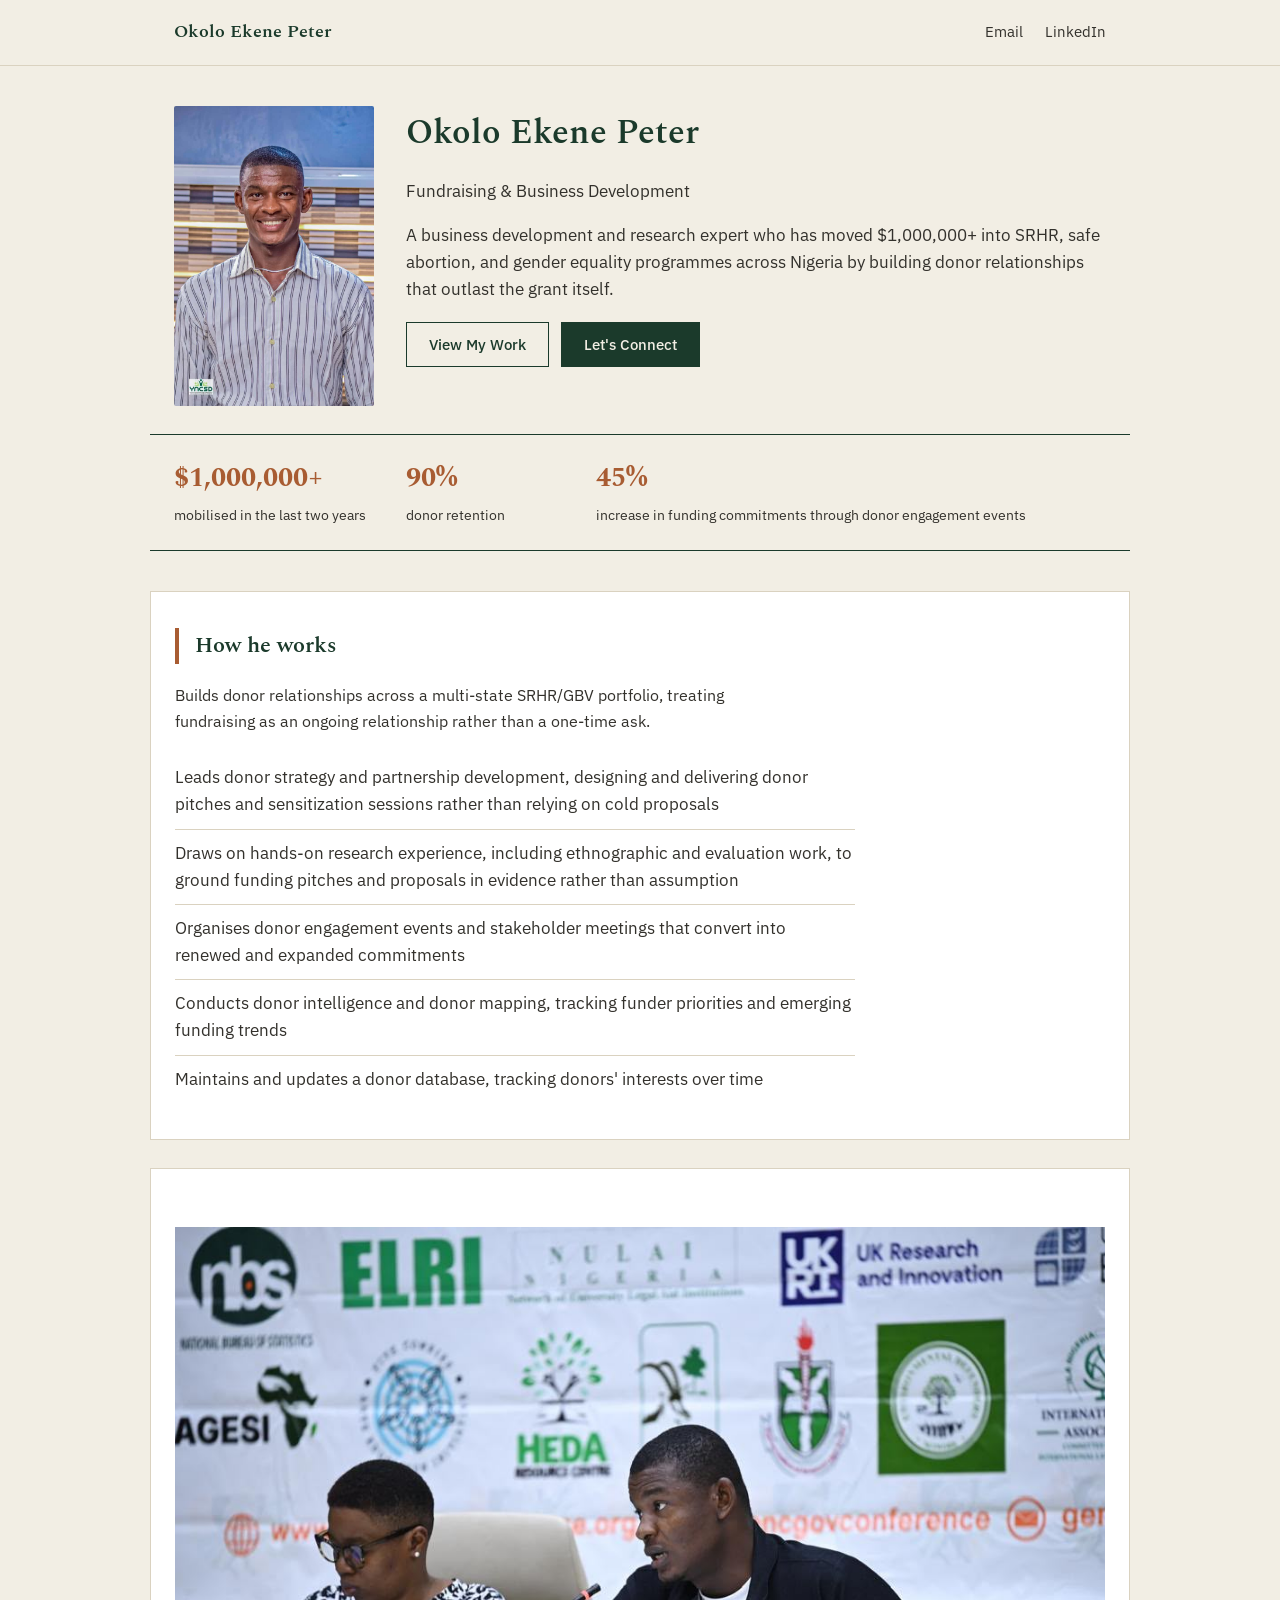
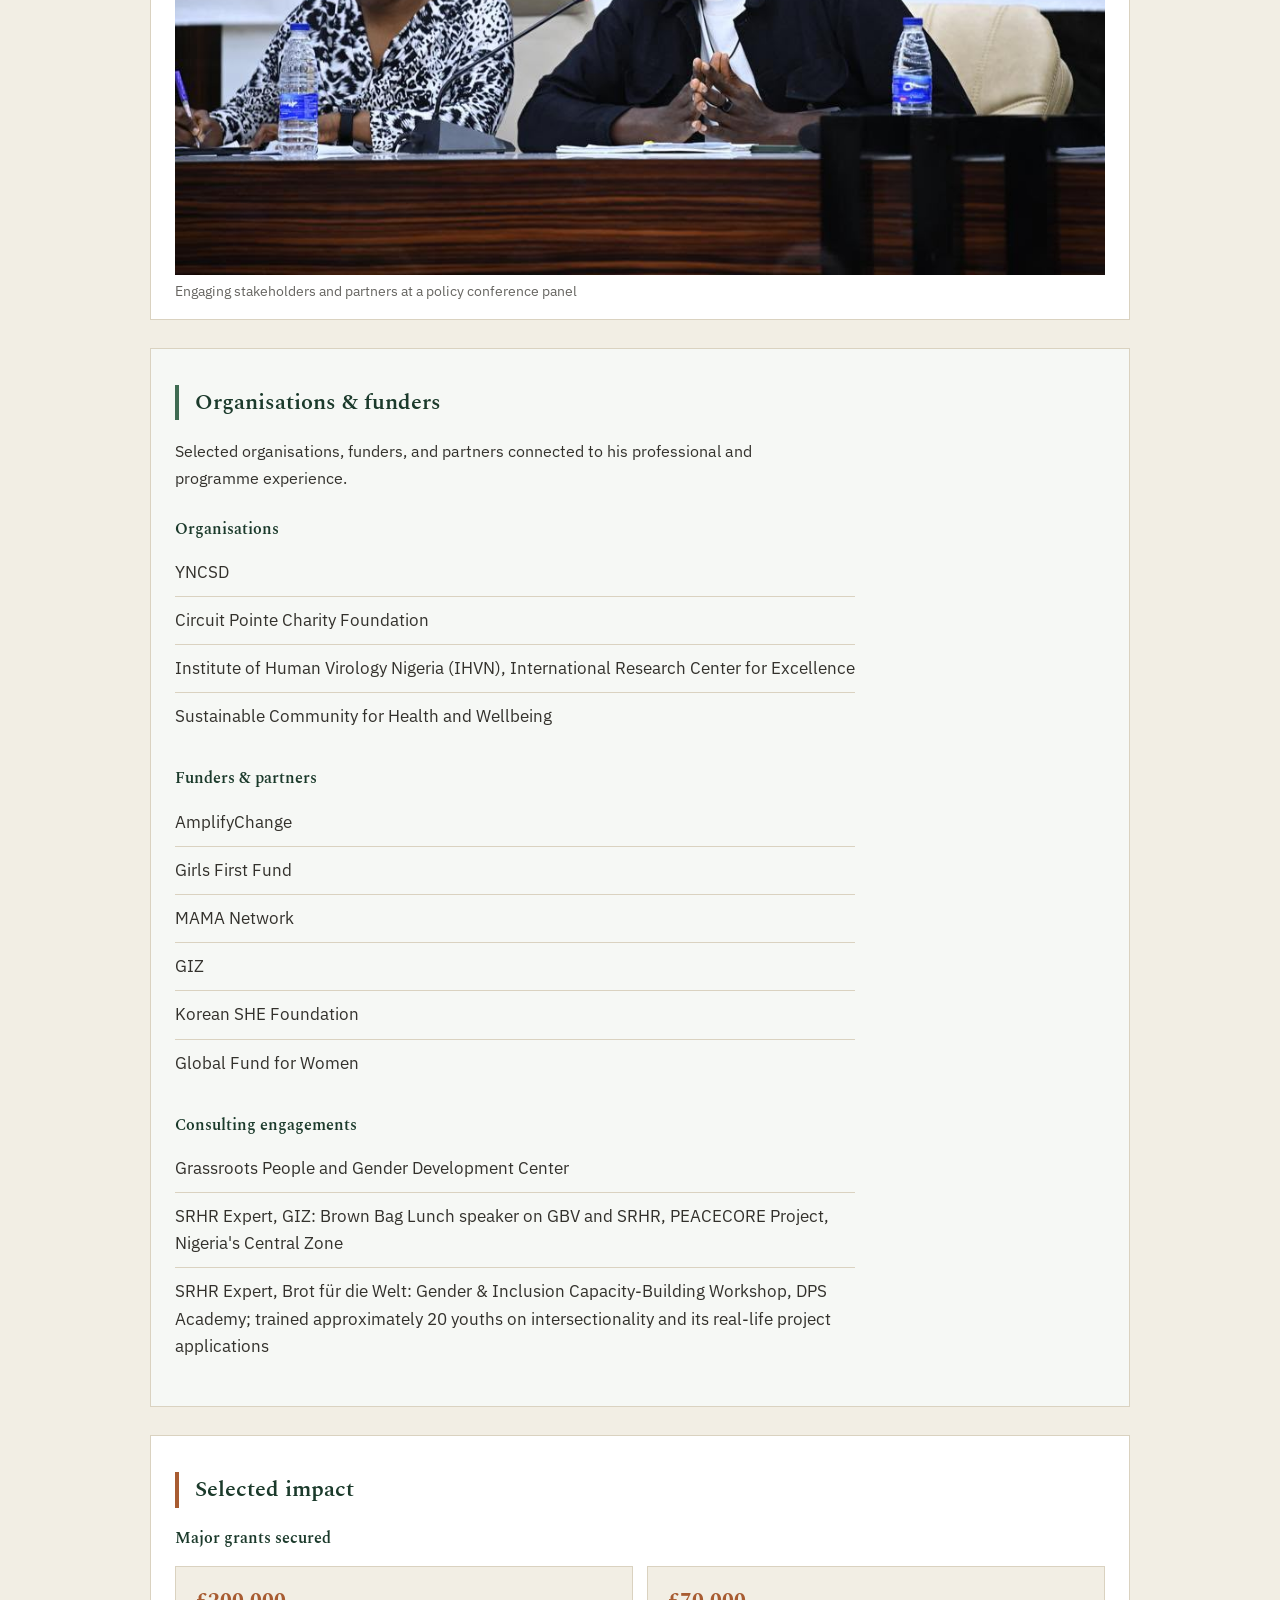
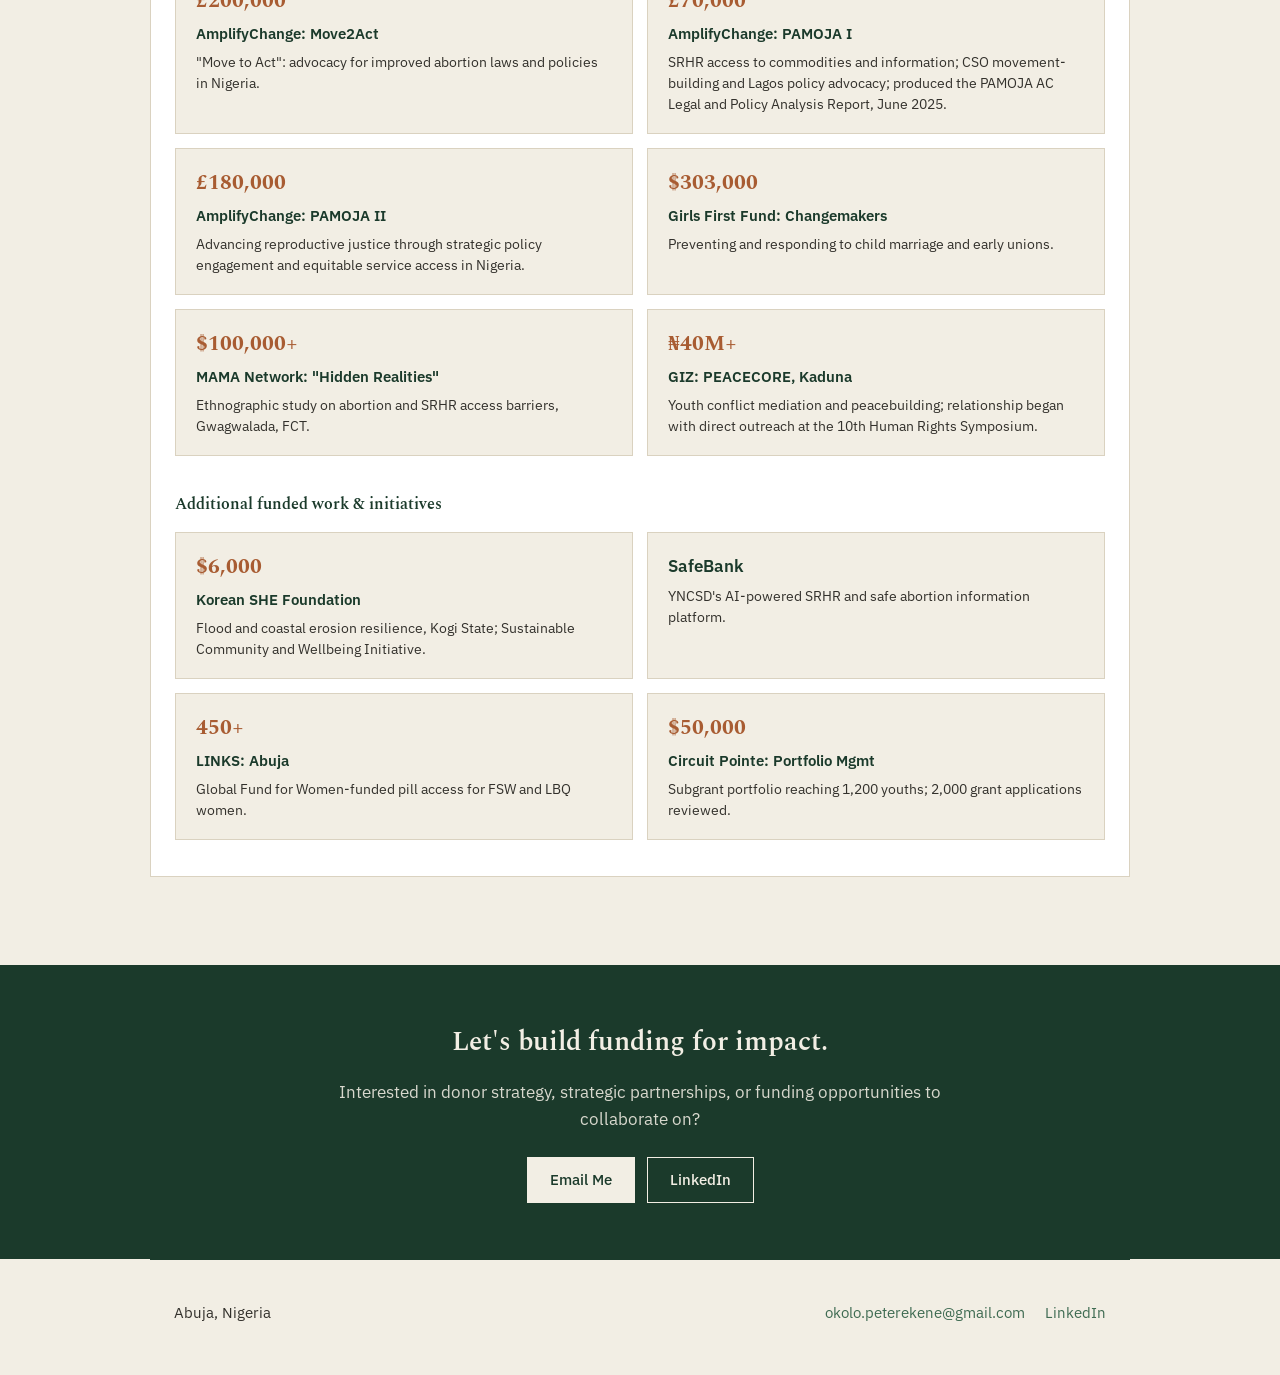
<file: index.html>
<!DOCTYPE html>
<html lang="en">
<head>
<meta charset="UTF-8">
<meta name="viewport" content="width=device-width, initial-scale=1.0">
<title>Okolo Ekene Peter: Fundraising &amp; Business Development</title>
<meta name="description" content="Okolo Ekene Peter: Fundraising and Business Development, donor strategy and partnership development for SRHR, GBV, and climate resilience programmes in Nigeria.">
<link rel="stylesheet" href="style.css">
</head>
<body>

<header class="site-header">
  <div class="wrap">
    <span class="name">Okolo Ekene Peter</span>
    <nav class="site-nav">
      <a href="mailto:okolo.peterekene@gmail.com">Email</a>
      <a href="https://www.linkedin.com/in/peterokolo/">LinkedIn</a>
    </nav>
  </div>
</header>

<div class="about-top">
  <div class="headshot">
    <img src="images/ekene-headshot.jpg" alt="Portrait of Okolo Ekene Peter">
  </div>
  <div>
    <h1>Okolo Ekene Peter</h1>
    <p class="role">Fundraising &amp; Business Development</p>
    <p class="focus-line">A business development and research expert who has moved $1,000,000+ into SRHR, safe abortion, and gender equality programmes across Nigeria by building donor relationships that outlast the grant itself.</p>
    <div class="cta-row">
      <a href="#impact" class="btn">View My Work</a>
      <a href="mailto:okolo.peterekene@gmail.com" class="btn primary">Let's Connect</a>
    </div>
  </div>
</div>

<div class="ledger">
  <div class="stat"><span class="num">$1,000,000+</span><span class="label">mobilised in the last two years</span></div>
  <div class="stat"><span class="num">90%</span><span class="label">donor retention</span></div>
  <div class="stat"><span class="num">45%</span><span class="label">increase in funding commitments through donor engagement events</span></div>
</div>

<main>
  <section class="section">
    <h2>How he works</h2>
    <p class="intro">Builds donor relationships across a multi-state SRHR/GBV portfolio, treating fundraising as an ongoing relationship rather than a one-time ask.</p>
    <ul>
      <li>Leads donor strategy and partnership development, designing and delivering donor pitches and sensitization sessions rather than relying on cold proposals</li>
      <li>Draws on hands-on research experience, including ethnographic and evaluation work, to ground funding pitches and proposals in evidence rather than assumption</li>
      <li>Organises donor engagement events and stakeholder meetings that convert into renewed and expanded commitments</li>
      <li>Conducts donor intelligence and donor mapping, tracking funder priorities and emerging funding trends</li>
      <li>Maintains and updates a donor database, tracking donors' interests over time</li>
    </ul>
  </section>

  <section class="section">
    <div class="photo-grid">
      <figure class="wide">
        <img src="images/facilitation-panel.jpg" alt="Ekene speaking on a panel at a governance conference">
        <figcaption>Engaging stakeholders and partners at a policy conference panel</figcaption>
      </figure>
    </div>
  </section>

  <section class="section section-network">
    <h2>Organisations &amp; funders</h2>
    <p class="intro">Selected organisations, funders, and partners connected to his professional and programme experience.</p>

    <p class="subhead">Organisations</p>
    <ul>
      <li>YNCSD</li>
      <li>Circuit Pointe Charity Foundation</li>
      <li>Institute of Human Virology Nigeria (IHVN), International Research Center for Excellence</li>
      <li>Sustainable Community for Health and Wellbeing</li>
    </ul>

    <p class="subhead">Funders &amp; partners</p>
    <ul>
      <li>AmplifyChange</li>
      <li>Girls First Fund</li>
      <li>MAMA Network</li>
      <li>GIZ</li>
      <li>Korean SHE Foundation</li>
      <li>Global Fund for Women</li>
    </ul>

    <p class="subhead">Consulting engagements</p>
    <ul>
      <li>Grassroots People and Gender Development Center</li>
      <li>SRHR Expert, GIZ: Brown Bag Lunch speaker on GBV and SRHR, PEACECORE Project, Nigeria's Central Zone</li>
      <li>SRHR Expert, Brot für die Welt: Gender &amp; Inclusion Capacity-Building Workshop, DPS Academy; trained approximately 20 youths on intersectionality and its real-life project applications</li>
    </ul>
  </section>

  <section class="section" id="impact">
    <h2>Selected impact</h2>

    <p class="subhead">Major grants secured</p>
    <div class="impact-grid">
      <div class="impact-card">
        <span class="amount">£200,000</span>
        <span class="name">AmplifyChange: Move2Act</span>
        <p class="desc">"Move to Act": advocacy for improved abortion laws and policies in Nigeria.</p>
      </div>
      <div class="impact-card">
        <span class="amount">£70,000</span>
        <span class="name">AmplifyChange: PAMOJA I</span>
        <p class="desc">SRHR access to commodities and information; CSO movement-building and Lagos policy advocacy; produced the PAMOJA AC Legal and Policy Analysis Report, June 2025.</p>
      </div>
      <div class="impact-card">
        <span class="amount">£180,000</span>
        <span class="name">AmplifyChange: PAMOJA II</span>
        <p class="desc">Advancing reproductive justice through strategic policy engagement and equitable service access in Nigeria.</p>
      </div>
      <div class="impact-card">
        <span class="amount">$303,000</span>
        <span class="name">Girls First Fund: Changemakers</span>
        <p class="desc">Preventing and responding to child marriage and early unions.</p>
      </div>
      <div class="impact-card">
        <span class="amount">$100,000+</span>
        <span class="name">MAMA Network: "Hidden Realities"</span>
        <p class="desc">Ethnographic study on abortion and SRHR access barriers, Gwagwalada, FCT.</p>
      </div>
      <div class="impact-card">
        <span class="amount">₦40M+</span>
        <span class="name">GIZ: PEACECORE, Kaduna</span>
        <p class="desc">Youth conflict mediation and peacebuilding; relationship began with direct outreach at the 10th Human Rights Symposium.</p>
      </div>
    </div>

    <p class="subhead" style="margin-top:36px;">Additional funded work &amp; initiatives</p>
    <div class="impact-grid">
      <div class="impact-card">
        <span class="amount">$6,000</span>
        <span class="name">Korean SHE Foundation</span>
        <p class="desc">Flood and coastal erosion resilience, Kogi State; Sustainable Community and Wellbeing Initiative.</p>
      </div>
      <div class="impact-card">
        <span class="name" style="font-size:1.05rem; margin-top:2px;">SafeBank</span>
        <p class="desc">YNCSD's AI-powered SRHR and safe abortion information platform.</p>
      </div>
      <div class="impact-card">
        <span class="amount">450+</span>
        <span class="name">LINKS: Abuja</span>
        <p class="desc">Global Fund for Women-funded pill access for FSW and LBQ women.</p>
      </div>
      <div class="impact-card">
        <span class="amount">$50,000</span>
        <span class="name">Circuit Pointe: Portfolio Mgmt</span>
        <p class="desc">Subgrant portfolio reaching 1,200 youths; 2,000 grant applications reviewed.</p>
      </div>
    </div>
  </section>
</main>

<section class="closing-cta">
  <div class="closing-cta-inner">
    <h2>Let's build funding for impact.</h2>
    <p>Interested in donor strategy, strategic partnerships, or funding opportunities to collaborate on?</p>
    <div class="cta-row">
      <a href="mailto:okolo.peterekene@gmail.com" class="btn primary inverse">Email Me</a>
      <a href="https://www.linkedin.com/in/peterokolo/" class="btn inverse">LinkedIn</a>
    </div>
  </div>
</section>

<footer class="site-footer">
  <span>Abuja, Nigeria</span>
  <div class="contact-links">
    <a href="mailto:okolo.peterekene@gmail.com">okolo.peterekene@gmail.com</a>
    <a href="https://www.linkedin.com/in/peterokolo/">LinkedIn</a>
  </div>
</footer>

</body>
</html>
</file>
<file: style.css>
@import url('https://fonts.googleapis.com/css2?family=Spectral:ital,wght@0,400;0,500;0,600;0,700;1,400&family=IBM+Plex+Sans:wght@400;500;600&display=swap');

:root {
  --ink: #1B3A2B;
  --parchment: #F2EEE4;
  --forest: #3F6B52;
  --ochre: #A85C32;
  --charcoal: #33312C;
  --rule: #DAD2C0;
  --max-w: 980px;
}

* { box-sizing: border-box; }

html { scroll-behavior: smooth; }

body {
  margin: 0;
  background: var(--parchment);
  color: var(--charcoal);
  font-family: 'IBM Plex Sans', -apple-system, sans-serif;
  font-size: 17px;
  line-height: 1.6;
}

h1, h2, h3 {
  font-family: 'Spectral', Georgia, serif;
  color: var(--ink);
  font-weight: 600;
  margin: 0;
}

a {
  color: var(--forest);
  text-decoration: none;
  border-bottom: 1px solid transparent;
}

a:hover, a:focus {
  border-bottom-color: var(--forest);
}

a:focus-visible, button:focus-visible {
  outline: 2px solid var(--ochre);
  outline-offset: 3px;
}

img { max-width: 100%; display: block; }

.wrap {
  max-width: var(--max-w);
  margin: 0 auto;
  padding: 0 24px;
}

/* Header / nav */
.site-header {
  position: sticky;
  top: 0;
  z-index: 10;
  background: var(--parchment);
  border-bottom: 1px solid var(--rule);
}

.site-header .wrap {
  max-width: 980px;
  display: flex;
  align-items: baseline;
  justify-content: space-between;
  flex-wrap: wrap;
  gap: 8px 24px;
  padding-top: 18px;
  padding-bottom: 18px;
}

.site-header .name {
  font-family: 'Spectral', serif;
  font-size: 1.15rem;
  font-weight: 600;
  color: var(--ink);
  white-space: nowrap;
}

.site-nav {
  display: flex;
  flex-wrap: wrap;
  gap: 4px 22px;
}

.site-nav a {
  font-size: 0.92rem;
  color: var(--charcoal);
  border-bottom: 1px solid transparent;
}

.site-nav a.current,
.site-nav a:hover {
  color: var(--forest);
  border-bottom-color: var(--forest);
}

/* Masthead */
.masthead {
  max-width: 980px;
  margin: 0 auto;
  padding: 40px 24px 8px;
}

.masthead h1 {
  font-size: clamp(1.9rem, 4vw, 2.6rem);
  line-height: 1.15;
}

.masthead .role {
  font-size: 1.05rem;
  color: var(--forest);
  margin-top: 6px;
}

.masthead .focus-line {
  font-size: 0.95rem;
  color: var(--charcoal);
  opacity: 0.85;
  margin-top: 4px;
}

/* Ledger strip: the one bold moment */
.ledger {
  max-width: 980px;
  margin: 28px auto 0;
  padding: 22px 24px;
  border-top: 1px solid var(--ink);
  border-bottom: 1px solid var(--ink);
  display: flex;
  flex-wrap: wrap;
  gap: 20px 40px;
}

.ledger .stat { min-width: 150px; }

.ledger .stat .num {
  font-family: 'Spectral', serif;
  font-weight: 700;
  font-size: 1.7rem;
  color: var(--ochre);
  font-variant-numeric: tabular-nums;
  display: block;
}

.ledger .stat .label {
  font-size: 0.88rem;
  color: var(--charcoal);
  margin-top: 2px;
}

/* Main content sections */
main { padding-bottom: 60px; }

.section {
  max-width: var(--max-w);
  margin: 28px auto 0;
  padding: 36px 24px;
  background: #FFFFFF;
  border: 1px solid var(--rule);
  scroll-margin-top: 90px;
}

.section:first-of-type { margin-top: 40px; }

.section h2 {
  font-size: 1.4rem;
  margin-bottom: 18px;
  padding-left: 16px;
  border-left: 4px solid var(--ochre);
}

.section-network { background: #F6F8F5; }
.section-network h2 { border-left-color: var(--forest); }

.section .intro {
  font-size: 1.02rem;
  max-width: 62ch;
  margin-bottom: 20px;
}

.section ul {
  margin: 0;
  padding: 0;
  list-style: none;
}

.section ul li {
  padding: 10px 0;
  border-top: 1px solid var(--rule);
  max-width: 68ch;
}

.section ul li:first-child { border-top: none; }

/* Sub-groups within a section (e.g. grants, education) */
.subhead {
  font-family: 'Spectral', serif;
  font-weight: 600;
  color: var(--ink);
  font-size: 1.02rem;
  margin: 26px 0 6px;
}

.section h2 + .subhead { margin-top: 4px; }

/* Photo grid */
.photo-grid {
  display: grid;
  grid-template-columns: repeat(2, 1fr);
  gap: 14px;
  margin: 22px 0 8px;
  max-width: 980px;
}

.photo-grid figure { margin: 0; }

.photo-grid img {
  width: 100%;
  height: 100%;
  object-fit: cover;
  aspect-ratio: 4 / 3;
}

.photo-grid figcaption {
  font-size: 0.85rem;
  color: var(--charcoal);
  opacity: 0.75;
  margin-top: 6px;
}

.photo-grid .wide { grid-column: 1 / -1; }
.photo-grid .wide img { aspect-ratio: 3 / 2; object-position: center 35%; }

/* About page: photo + intro layout */
.about-top {
  max-width: 980px;
  margin: 0 auto;
  padding: 40px 24px 0;
  display: grid;
  grid-template-columns: 200px 1fr;
  gap: 32px;
  align-items: start;
}

.about-top .headshot img {
  border-radius: 2px;
  aspect-ratio: 2 / 3;
  object-fit: cover;
  object-position: center top;
  width: 100%;
}

@media (max-width: 640px) {
  .about-top { grid-template-columns: 130px 1fr; gap: 20px; padding-top: 32px; }
  .masthead { padding-top: 8px; }
  .photo-grid { grid-template-columns: 1fr; }
}

/* Footer */
.site-footer {
  max-width: 980px;
  margin: 0 auto;
  padding: 40px 24px 50px;
  border-top: 1px solid var(--ink);
  display: flex;
  flex-wrap: wrap;
  justify-content: space-between;
  gap: 14px;
  font-size: 0.95rem;
}

.site-footer .contact-links {
  display: flex;
  gap: 20px;
  flex-wrap: wrap;
}

/* Hero CTA buttons */
.cta-row {
  display: flex;
  flex-wrap: wrap;
  gap: 12px;
  margin-top: 18px;
}

.btn {
  display: inline-block;
  padding: 10px 22px;
  font-size: 0.92rem;
  font-weight: 500;
  border: 1px solid var(--ink);
  color: var(--ink);
  border-bottom: 1px solid var(--ink);
}

.btn:hover {
  background: var(--ink);
  color: var(--parchment);
}

.btn.primary {
  background: var(--ink);
  color: var(--parchment);
}

.btn.primary:hover {
  background: var(--forest);
  border-color: var(--forest);
  color: var(--parchment);
}

/* Impact grid: compact scannable cards */
.impact-grid {
  display: grid;
  grid-template-columns: repeat(2, 1fr);
  gap: 14px;
  margin-top: 14px;
}

.impact-card {
  border: 1px solid var(--rule);
  background: var(--parchment);
  padding: 18px 20px;
}

.impact-card .amount {
  display: block;
  font-family: 'Spectral', serif;
  font-weight: 700;
  color: var(--ochre);
  font-size: 1.3rem;
  font-variant-numeric: tabular-nums;
}

.impact-card .name {
  display: block;
  font-weight: 600;
  color: var(--ink);
  font-size: 0.92rem;
  margin: 4px 0 6px;
}

.impact-card .desc {
  font-size: 0.88rem;
  line-height: 1.5;
  margin: 0;
}

@media (max-width: 640px) {
  .impact-grid { grid-template-columns: 1fr; }
}
.closing-cta {
  background: var(--ink);
  padding: 56px 24px;
  text-align: center;
  margin-top: 28px;
}

.closing-cta-inner { max-width: 620px; margin: 0 auto; }

.closing-cta h2 { color: var(--parchment); font-size: 1.7rem; }

.closing-cta p {
  color: var(--parchment);
  opacity: 0.88;
  margin: 14px 0 0;
}

.closing-cta .cta-row { justify-content: center; margin-top: 24px; }

.btn.inverse { border-color: var(--parchment); color: var(--parchment); }
.btn.inverse:hover { background: var(--parchment); color: var(--ink); }
.btn.primary.inverse { background: var(--parchment); color: var(--ink); }
.btn.primary.inverse:hover { background: var(--ochre); color: var(--parchment); border-color: var(--ochre); }
</file>
